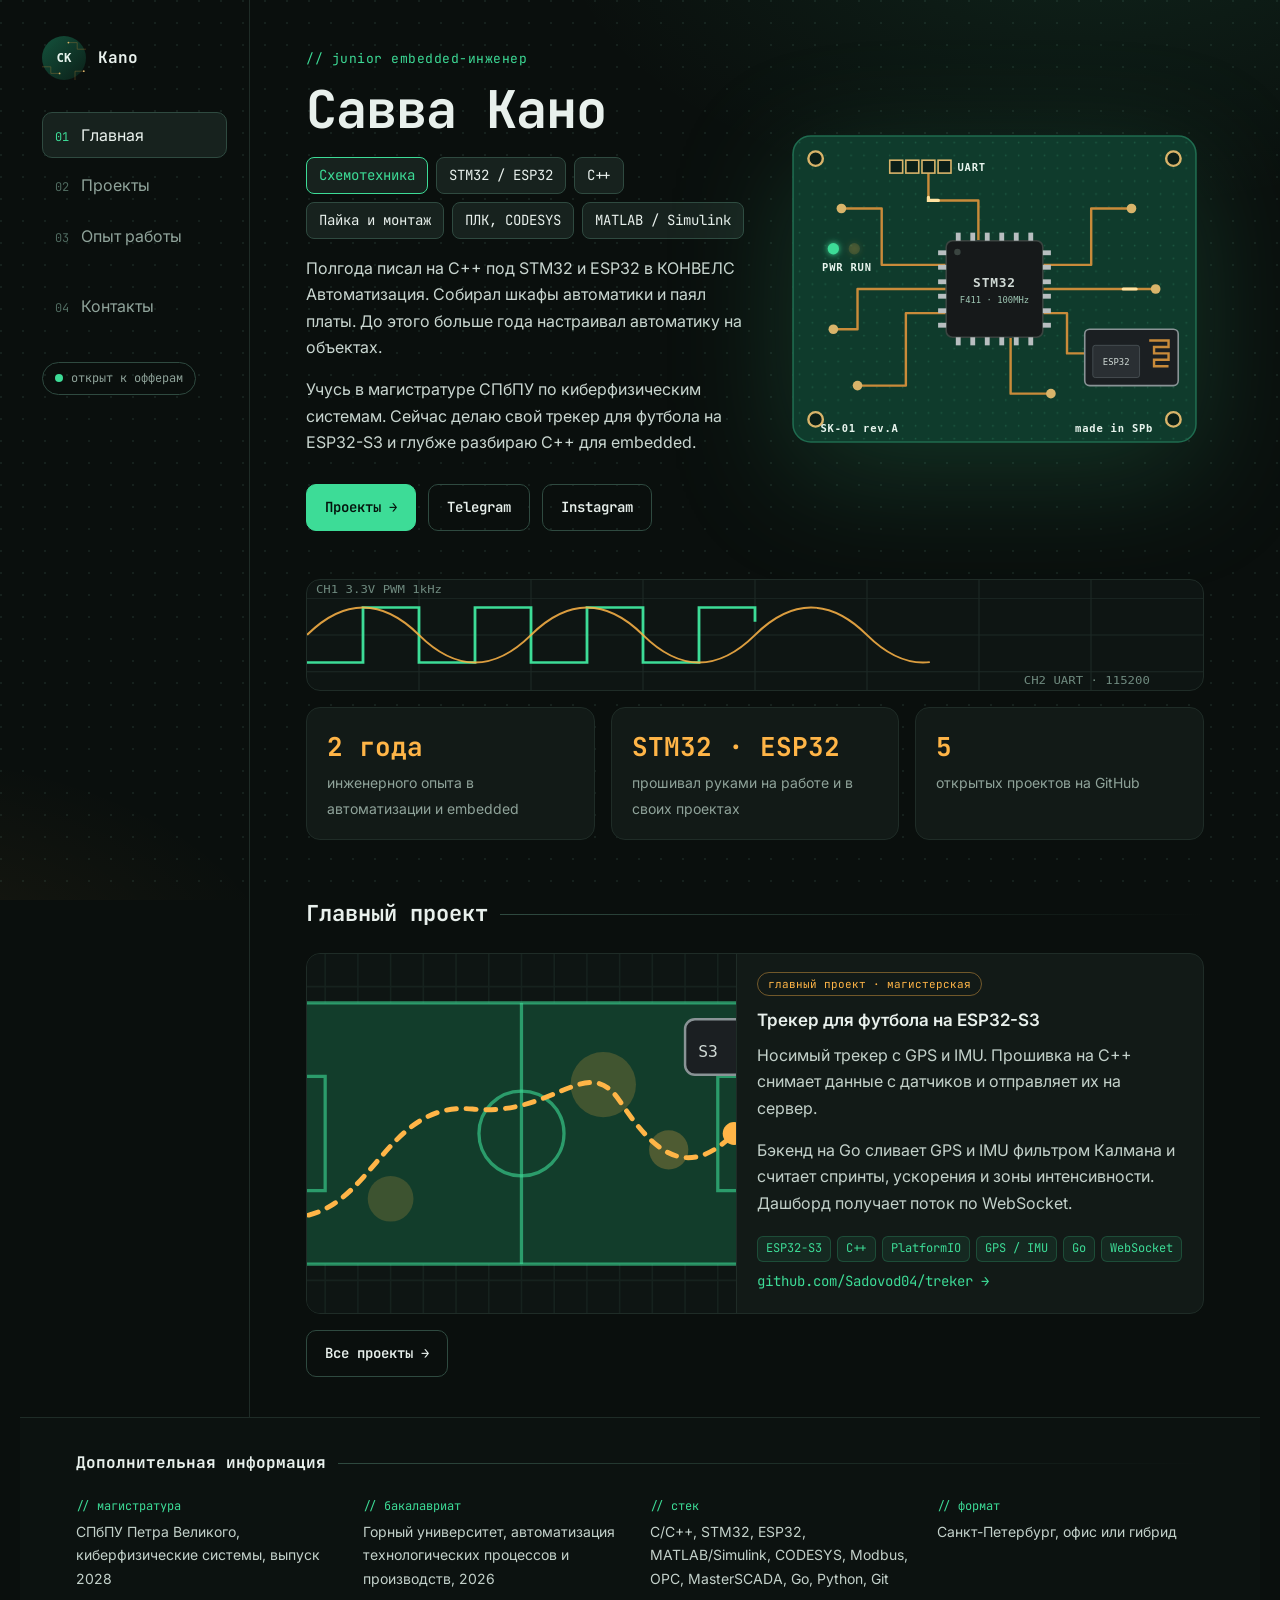
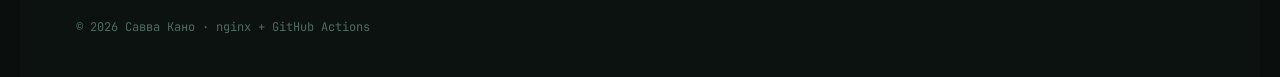
<file: public/index.html>
<!doctype html>
<html lang="ru">
<head>
  <meta charset="utf-8">
  <meta name="viewport" content="width=device-width, initial-scale=1">
  <title>Главная · Савва Кано</title>
  <meta name="description" content="Савва Кано, junior embedded-инженер из Санкт-Петербурга. C/C++, STM32, ESP32, автоматизация.">
  <meta name="theme-color" content="#0a0f0d">
  <link rel="icon" href="img/avatar.svg" type="image/svg+xml">
  <link rel="preconnect" href="https://fonts.googleapis.com">
  <link rel="preconnect" href="https://fonts.gstatic.com" crossorigin>
  <link rel="stylesheet" href="https://fonts.googleapis.com/css2?family=Inter:wght@400;500;600&family=JetBrains+Mono:wght@400;600;700&display=swap&subset=cyrillic">
  <link rel="stylesheet" href="css/style.css?v=5">
</head>
<body>
  <div class="layout">
    <aside class="sidebar">
      <div class="sidebar-inner">
        <a class="logo" href="index.html"><img src="img/avatar.svg" alt="" width="44" height="44"><span>Kano</span></a>
        <nav>
          <a href="index.html" aria-current="page"><span class="num">01</span>Главная</a>
          <a href="projects.html"><span class="num">02</span>Проекты</a>
          <a href="experience.html"><span class="num">03</span>Опыт работы</a>
          <a href="contacts.html" class="nav-gap"><span class="num">04</span>Контакты</a>
        </nav>
        <p class="status"><span class="dot"></span>открыт к офферам</p>
      </div>
    </aside>

    <main>
      <section class="hero">
        <div class="reveal">
          <p class="eyebrow">// junior embedded-инженер</p>
          <h1>Савва Кано</h1>
          <ul class="skills"><li>Схемотехника</li><li>STM32 / ESP32</li><li>C++</li><li>Пайка и монтаж</li><li>ПЛК, CODESYS</li><li>MATLAB / Simulink</li></ul>
          <p class="lead">Полгода писал на C++ под STM32 и ESP32 в КОНВЕЛС Автоматизация. Собирал шкафы автоматики и паял платы. До этого больше года настраивал автоматику на объектах.</p>
          <p class="lead">Учусь в магистратуре СПбПУ по киберфизическим системам. Сейчас делаю свой трекер для футбола на ESP32-S3 и глубже разбираю C++ для embedded.</p>
          <div class="actions">
            <a class="btn btn-primary" href="projects.html">Проекты →</a>
            <a class="btn" href="https://t.me/saaaadoooo">Telegram</a>
            <a class="btn" href="https://www.instagram.com/sav.sado">Instagram</a>
          </div>
        </div>
        <div class="hero-art reveal">
          <img src="img/hero-board.svg" alt="Иллюстрация печатной платы с микроконтроллером STM32 и модулем ESP32" width="520" height="400">
        </div>
      </section>

      <div class="scope reveal"><img src="img/scope.svg" alt="" aria-hidden="true"></div>

      <div class="stats">
        <div class="stat reveal"><b>2 года</b><span>инженерного опыта в автоматизации и embedded</span></div>
        <div class="stat reveal"><b>STM32 · ESP32</b><span>прошивал руками на работе и в своих проектах</span></div>
        <div class="stat reveal"><b>5</b><span>открытых проектов на GitHub</span></div>
      </div>

      <h2>Главный проект</h2>
      <div class="cards">
        <article class="card featured reveal">
          <img class="cover" src="img/cover-tracker.svg" alt="Схема футбольного поля с треком игрока" loading="lazy">
          <div class="card-body">
            <span class="badge">главный проект · магистерская</span>
            <h3>Трекер для футбола на ESP32-S3</h3>
            <p>Носимый трекер с GPS и IMU. Прошивка на C++ снимает данные с датчиков и отправляет их на сервер.</p>
            <p>Бэкенд на Go сливает GPS и IMU фильтром Калмана и считает спринты, ускорения и зоны интенсивности. Дашборд получает поток по WebSocket.</p>
            <ul class="tags"><li>ESP32-S3</li><li>C++</li><li>PlatformIO</li><li>GPS / IMU</li><li>Go</li><li>WebSocket</li></ul>
            <a class="link" href="https://github.com/Sadovod04/treker">github.com/Sadovod04/treker →</a>
          </div>
        </article>
      </div>
      <p><a class="btn" href="projects.html">Все проекты →</a></p>
    </main>

    <footer class="site-footer">
      <h2>Дополнительная информация</h2>
      <dl class="info">
        <div>
          <dt>// магистратура</dt>
          <dd>СПбПУ Петра Великого, киберфизические системы, выпуск 2028</dd>
        </div>
        <div>
          <dt>// бакалавриат</dt>
          <dd>Горный университет, автоматизация технологических процессов и производств, 2026</dd>
        </div>
        <div>
          <dt>// стек</dt>
          <dd>C/C++, STM32, ESP32, MATLAB/Simulink, CODESYS, Modbus, OPC, MasterSCADA, Go, Python, Git</dd>
        </div>
        <div>
          <dt>// формат</dt>
          <dd>Санкт-Петербург, офис или гибрид</dd>
        </div>
      </dl>
      <p class="copyright">© 2026 Савва Кано · nginx + GitHub Actions</p>
    </footer>
  </div>
</body>
</html>
</file>
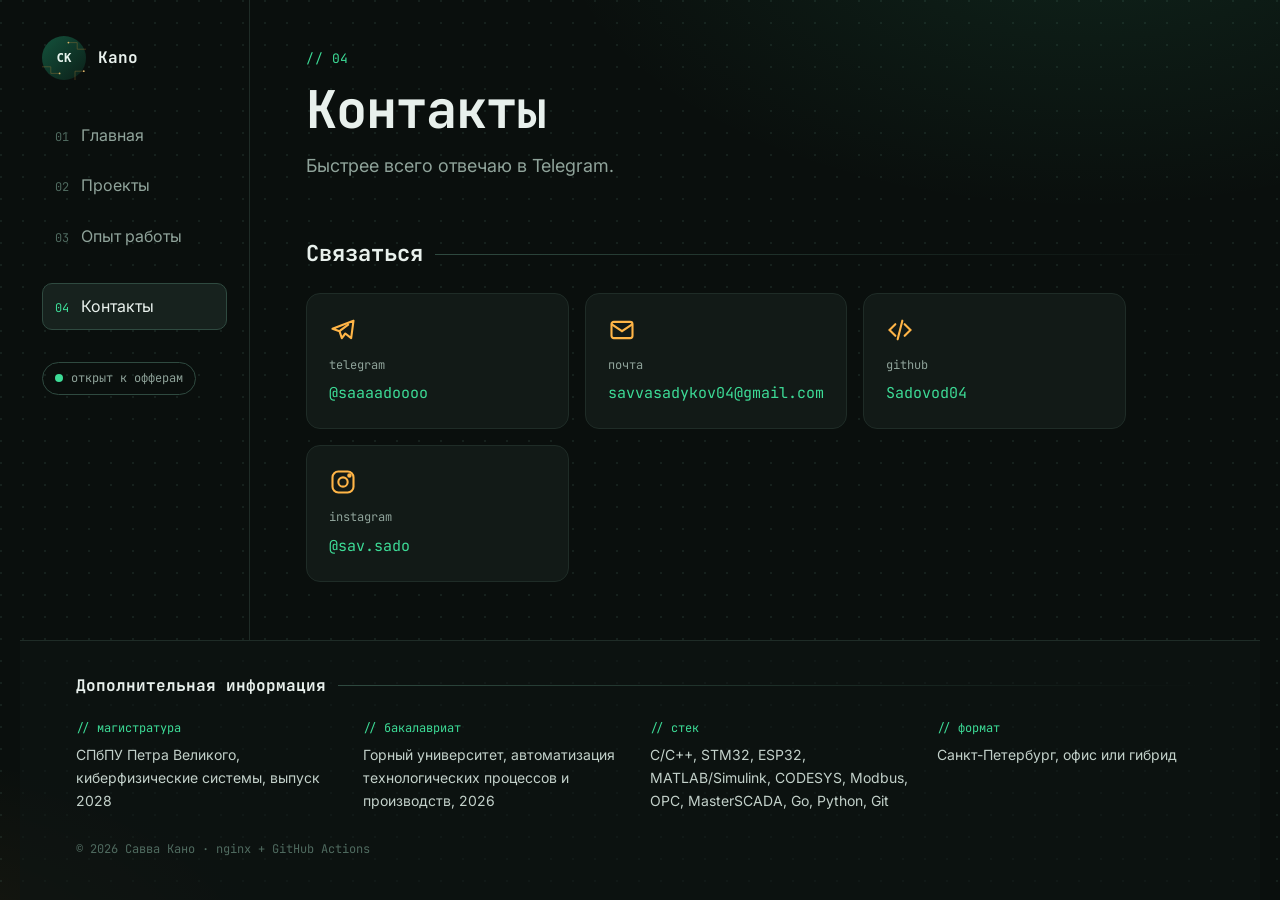
<file: public/contacts.html>
<!doctype html>
<html lang="ru">
<head>
  <meta charset="utf-8">
  <meta name="viewport" content="width=device-width, initial-scale=1">
  <title>Контакты · Савва Кано</title>
  <meta name="description" content="Савва Кано, junior embedded-инженер из Санкт-Петербурга. C/C++, STM32, ESP32, автоматизация.">
  <meta name="theme-color" content="#0a0f0d">
  <link rel="icon" href="img/avatar.svg" type="image/svg+xml">
  <link rel="preconnect" href="https://fonts.googleapis.com">
  <link rel="preconnect" href="https://fonts.gstatic.com" crossorigin>
  <link rel="stylesheet" href="https://fonts.googleapis.com/css2?family=Inter:wght@400;500;600&family=JetBrains+Mono:wght@400;600;700&display=swap&subset=cyrillic">
  <link rel="stylesheet" href="css/style.css?v=5">
</head>
<body>
  <div class="layout">
    <aside class="sidebar">
      <div class="sidebar-inner">
        <a class="logo" href="index.html"><img src="img/avatar.svg" alt="" width="44" height="44"><span>Kano</span></a>
        <nav>
          <a href="index.html"><span class="num">01</span>Главная</a>
          <a href="projects.html"><span class="num">02</span>Проекты</a>
          <a href="experience.html"><span class="num">03</span>Опыт работы</a>
          <a href="contacts.html" class="nav-gap" aria-current="page"><span class="num">04</span>Контакты</a>
        </nav>
        <p class="status"><span class="dot"></span>открыт к офферам</p>
      </div>
    </aside>

    <main>
      <p class="eyebrow">// 04</p>
      <h1>Контакты</h1>
      <p class="subtitle">Быстрее всего отвечаю в Telegram.</p>

      <h2>Связаться</h2>
      <div class="contacts">
        <a class="contact reveal" href="https://t.me/saaaadoooo"><svg viewBox="0 0 24 24" fill="none" stroke="currentColor" stroke-width="1.8" stroke-linejoin="round" aria-hidden="true"><path d="M21 4 3 11l6 2 2 6 3-4 5 4z"/><path d="m9 13 8-6"/></svg><span class="label">telegram</span><span class="value">@saaaadoooo</span></a>
        <a class="contact reveal" href="mailto:savvasadykov04@gmail.com"><svg viewBox="0 0 24 24" fill="none" stroke="currentColor" stroke-width="1.8" aria-hidden="true"><rect x="3" y="5" width="18" height="14" rx="2"/><path d="m3 7 9 6 9-6"/></svg><span class="label">почта</span><span class="value">savvasadykov04@gmail.com</span></a>
        <a class="contact reveal" href="https://github.com/Sadovod04"><svg viewBox="0 0 24 24" fill="none" stroke="currentColor" stroke-width="1.8" stroke-linecap="round" aria-hidden="true"><path d="m8 7-5 5 5 5"/><path d="m16 7 5 5-5 5"/><path d="m14 4-4 16"/></svg><span class="label">github</span><span class="value">Sadovod04</span></a>
        <a class="contact reveal" href="https://www.instagram.com/sav.sado"><svg viewBox="0 0 24 24" fill="none" stroke="currentColor" stroke-width="1.8" aria-hidden="true"><rect x="3" y="3" width="18" height="18" rx="5"/><circle cx="12" cy="12" r="4"/><circle cx="17.5" cy="6.5" r="1" fill="currentColor"/></svg><span class="label">instagram</span><span class="value">@sav.sado</span></a>
      </div>
    </main>

    <footer class="site-footer">
      <h2>Дополнительная информация</h2>
      <dl class="info">
        <div>
          <dt>// магистратура</dt>
          <dd>СПбПУ Петра Великого, киберфизические системы, выпуск 2028</dd>
        </div>
        <div>
          <dt>// бакалавриат</dt>
          <dd>Горный университет, автоматизация технологических процессов и производств, 2026</dd>
        </div>
        <div>
          <dt>// стек</dt>
          <dd>C/C++, STM32, ESP32, MATLAB/Simulink, CODESYS, Modbus, OPC, MasterSCADA, Go, Python, Git</dd>
        </div>
        <div>
          <dt>// формат</dt>
          <dd>Санкт-Петербург, офис или гибрид</dd>
        </div>
      </dl>
      <p class="copyright">© 2026 Савва Кано · nginx + GitHub Actions</p>
    </footer>
  </div>
</body>
</html>
</file>
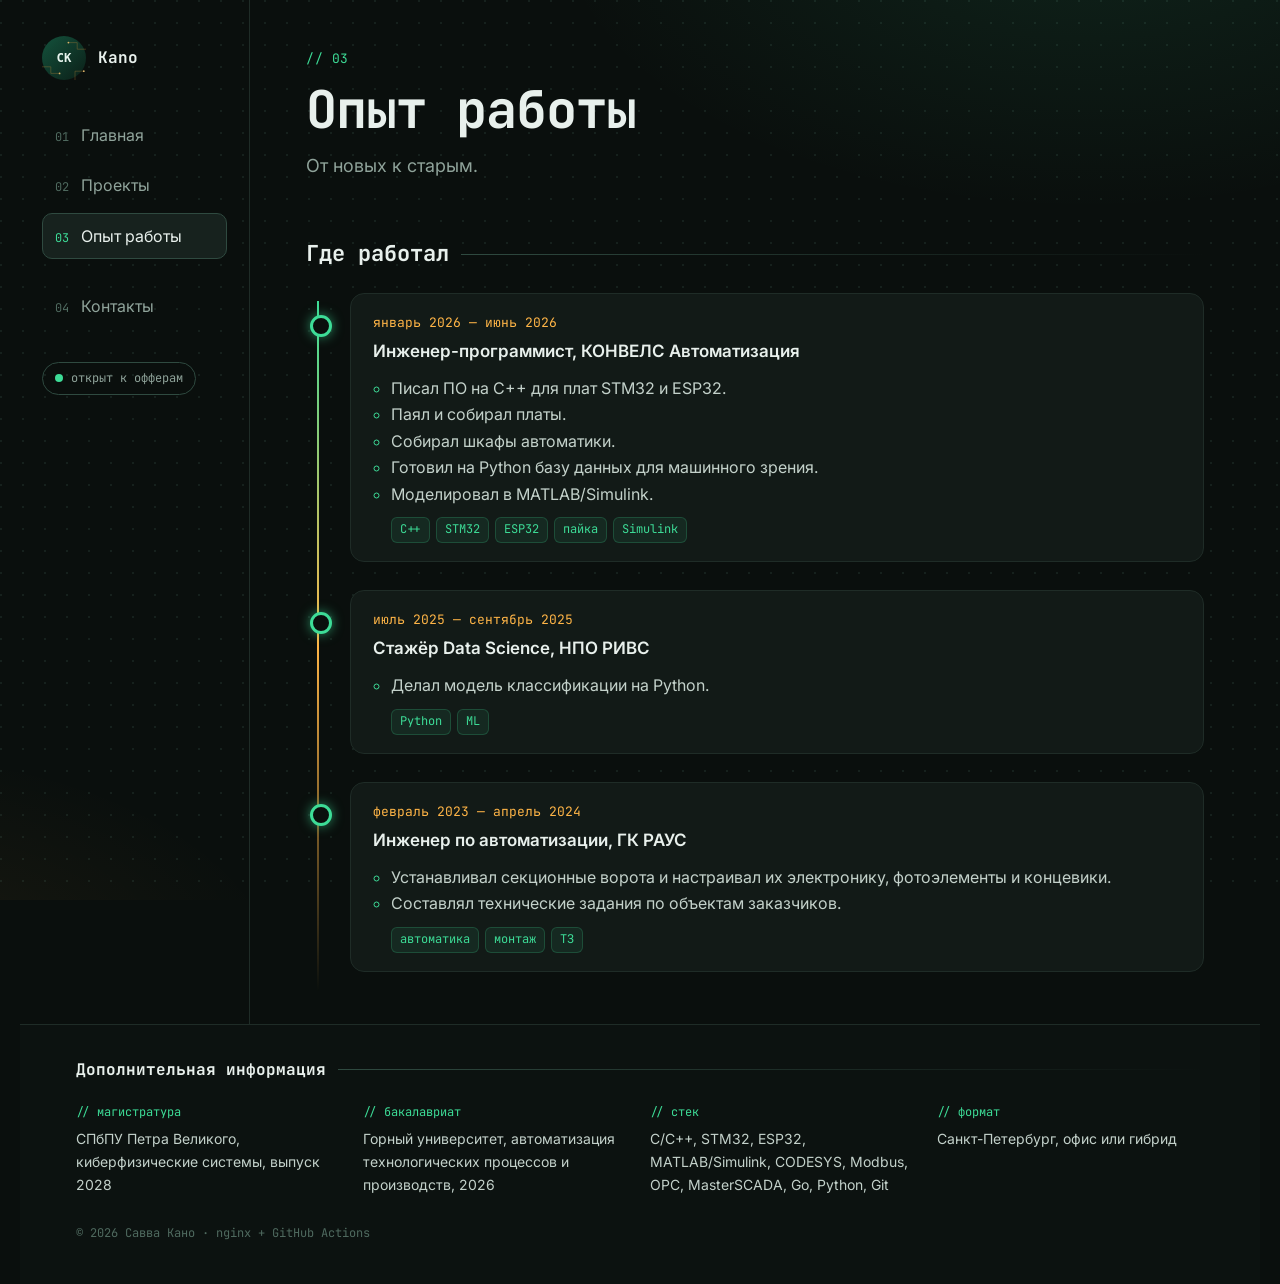
<file: public/experience.html>
<!doctype html>
<html lang="ru">
<head>
  <meta charset="utf-8">
  <meta name="viewport" content="width=device-width, initial-scale=1">
  <title>Опыт работы · Савва Кано</title>
  <meta name="description" content="Савва Кано, junior embedded-инженер из Санкт-Петербурга. C/C++, STM32, ESP32, автоматизация.">
  <meta name="theme-color" content="#0a0f0d">
  <link rel="icon" href="img/avatar.svg" type="image/svg+xml">
  <link rel="preconnect" href="https://fonts.googleapis.com">
  <link rel="preconnect" href="https://fonts.gstatic.com" crossorigin>
  <link rel="stylesheet" href="https://fonts.googleapis.com/css2?family=Inter:wght@400;500;600&family=JetBrains+Mono:wght@400;600;700&display=swap&subset=cyrillic">
  <link rel="stylesheet" href="css/style.css?v=5">
</head>
<body>
  <div class="layout">
    <aside class="sidebar">
      <div class="sidebar-inner">
        <a class="logo" href="index.html"><img src="img/avatar.svg" alt="" width="44" height="44"><span>Kano</span></a>
        <nav>
          <a href="index.html"><span class="num">01</span>Главная</a>
          <a href="projects.html"><span class="num">02</span>Проекты</a>
          <a href="experience.html" aria-current="page"><span class="num">03</span>Опыт работы</a>
          <a href="contacts.html" class="nav-gap"><span class="num">04</span>Контакты</a>
        </nav>
        <p class="status"><span class="dot"></span>открыт к офферам</p>
      </div>
    </aside>

    <main>
      <p class="eyebrow">// 03</p>
      <h1>Опыт работы</h1>
      <p class="subtitle">От новых к старым.</p>

      <h2>Где работал</h2>
      <ol class="timeline">
        <li class="reveal">
          <div class="job">
            <p class="period">январь 2026 — июнь 2026</p>
            <h3>Инженер-программист, КОНВЕЛС Автоматизация</h3>
            <ul>
              <li>Писал ПО на C++ для плат STM32 и ESP32.</li>
              <li>Паял и собирал платы.</li>
              <li>Собирал шкафы автоматики.</li>
              <li>Готовил на Python базу данных для машинного зрения.</li>
              <li>Моделировал в MATLAB/Simulink.</li>
            </ul>
            <ul class="tags"><li>C++</li><li>STM32</li><li>ESP32</li><li>пайка</li><li>Simulink</li></ul>
          </div>
        </li>
        <li class="reveal">
          <div class="job">
            <p class="period">июль 2025 — сентябрь 2025</p>
            <h3>Стажёр Data Science, НПО РИВС</h3>
            <ul>
              <li>Делал модель классификации на Python.</li>
            </ul>
            <ul class="tags"><li>Python</li><li>ML</li></ul>
          </div>
        </li>
        <li class="reveal">
          <div class="job">
            <p class="period">февраль 2023 — апрель 2024</p>
            <h3>Инженер по автоматизации, ГК РАУС</h3>
            <ul>
              <li>Устанавливал секционные ворота и настраивал их электронику, фотоэлементы и концевики.</li>
              <li>Составлял технические задания по объектам заказчиков.</li>
            </ul>
            <ul class="tags"><li>автоматика</li><li>монтаж</li><li>ТЗ</li></ul>
          </div>
        </li>
      </ol>
    </main>

    <footer class="site-footer">
      <h2>Дополнительная информация</h2>
      <dl class="info">
        <div>
          <dt>// магистратура</dt>
          <dd>СПбПУ Петра Великого, киберфизические системы, выпуск 2028</dd>
        </div>
        <div>
          <dt>// бакалавриат</dt>
          <dd>Горный университет, автоматизация технологических процессов и производств, 2026</dd>
        </div>
        <div>
          <dt>// стек</dt>
          <dd>C/C++, STM32, ESP32, MATLAB/Simulink, CODESYS, Modbus, OPC, MasterSCADA, Go, Python, Git</dd>
        </div>
        <div>
          <dt>// формат</dt>
          <dd>Санкт-Петербург, офис или гибрид</dd>
        </div>
      </dl>
      <p class="copyright">© 2026 Савва Кано · nginx + GitHub Actions</p>
    </footer>
  </div>
</body>
</html>
</file>
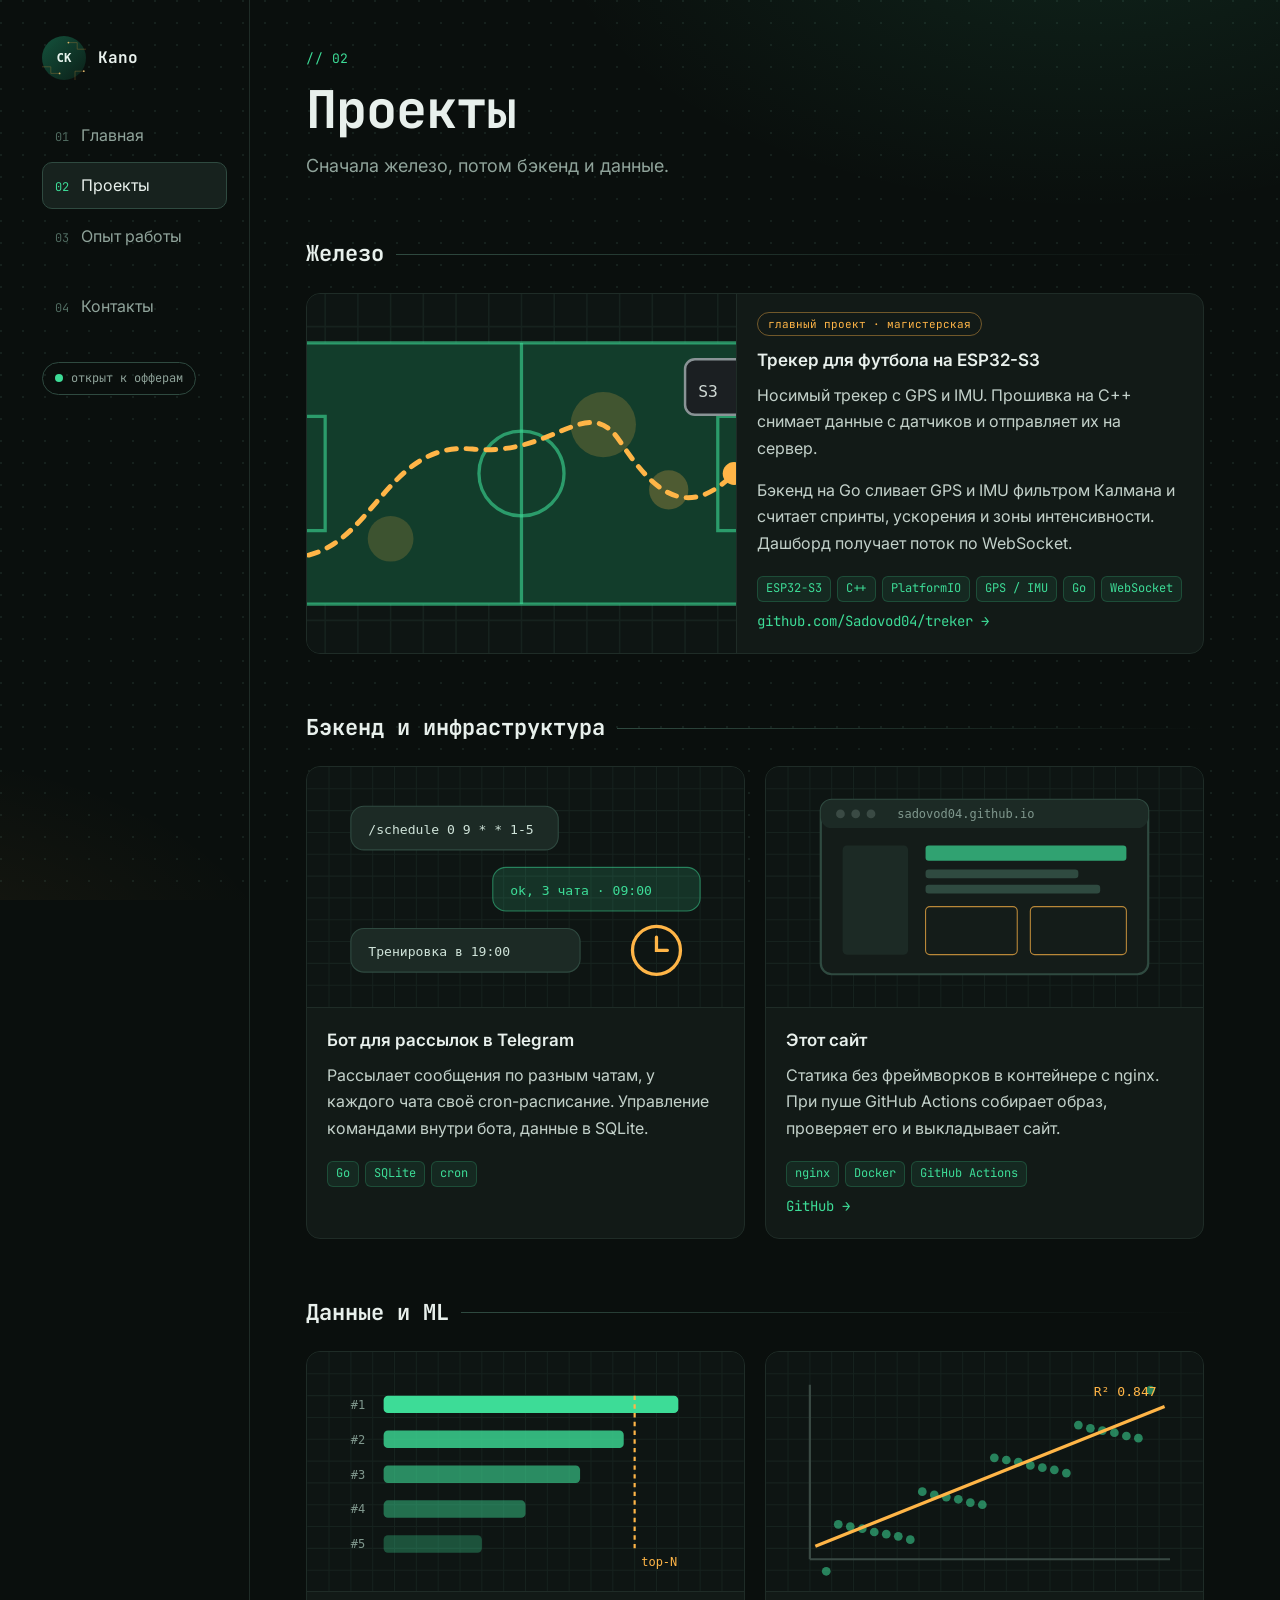
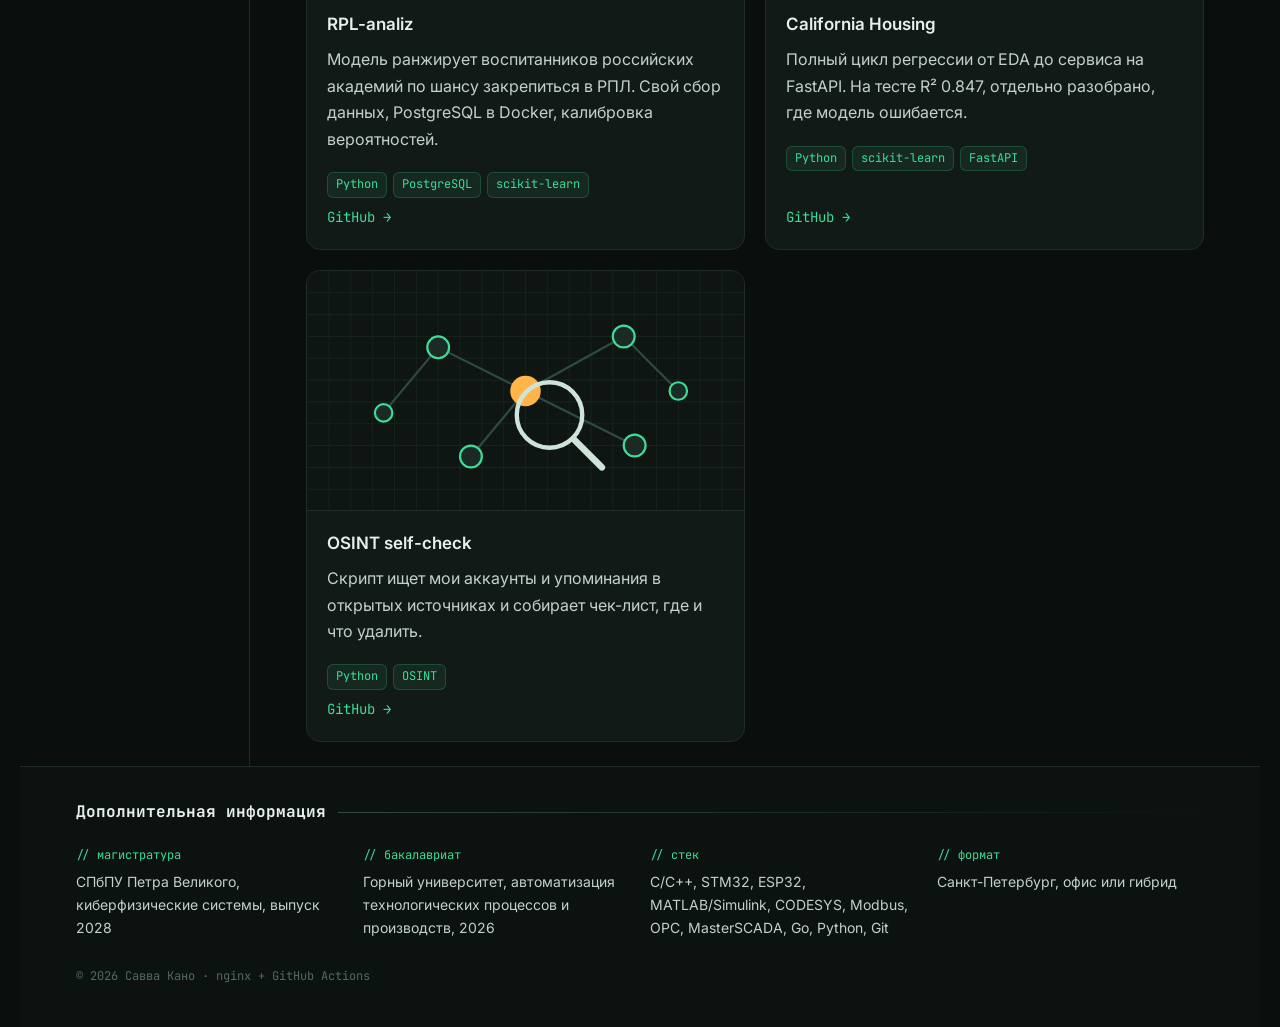
<file: public/projects.html>
<!doctype html>
<html lang="ru">
<head>
  <meta charset="utf-8">
  <meta name="viewport" content="width=device-width, initial-scale=1">
  <title>Проекты · Савва Кано</title>
  <meta name="description" content="Савва Кано, junior embedded-инженер из Санкт-Петербурга. C/C++, STM32, ESP32, автоматизация.">
  <meta name="theme-color" content="#0a0f0d">
  <link rel="icon" href="img/avatar.svg" type="image/svg+xml">
  <link rel="preconnect" href="https://fonts.googleapis.com">
  <link rel="preconnect" href="https://fonts.gstatic.com" crossorigin>
  <link rel="stylesheet" href="https://fonts.googleapis.com/css2?family=Inter:wght@400;500;600&family=JetBrains+Mono:wght@400;600;700&display=swap&subset=cyrillic">
  <link rel="stylesheet" href="css/style.css?v=5">
</head>
<body>
  <div class="layout">
    <aside class="sidebar">
      <div class="sidebar-inner">
        <a class="logo" href="index.html"><img src="img/avatar.svg" alt="" width="44" height="44"><span>Kano</span></a>
        <nav>
          <a href="index.html"><span class="num">01</span>Главная</a>
          <a href="projects.html" aria-current="page"><span class="num">02</span>Проекты</a>
          <a href="experience.html"><span class="num">03</span>Опыт работы</a>
          <a href="contacts.html" class="nav-gap"><span class="num">04</span>Контакты</a>
        </nav>
        <p class="status"><span class="dot"></span>открыт к офферам</p>
      </div>
    </aside>

    <main>
      <p class="eyebrow">// 02</p>
      <h1>Проекты</h1>
      <p class="subtitle">Сначала железо, потом бэкенд и данные.</p>

      <h2>Железо</h2>
      <div class="cards">
        <article class="card featured reveal">
          <img class="cover" src="img/cover-tracker.svg" alt="Схема футбольного поля с треком игрока" loading="lazy">
          <div class="card-body">
            <span class="badge">главный проект · магистерская</span>
            <h3>Трекер для футбола на ESP32-S3</h3>
            <p>Носимый трекер с GPS и IMU. Прошивка на C++ снимает данные с датчиков и отправляет их на сервер.</p>
            <p>Бэкенд на Go сливает GPS и IMU фильтром Калмана и считает спринты, ускорения и зоны интенсивности. Дашборд получает поток по WebSocket.</p>
            <ul class="tags"><li>ESP32-S3</li><li>C++</li><li>PlatformIO</li><li>GPS / IMU</li><li>Go</li><li>WebSocket</li></ul>
            <a class="link" href="https://github.com/Sadovod04/treker">github.com/Sadovod04/treker →</a>
          </div>
        </article>
      </div>

      <h2>Бэкенд и инфраструктура</h2>
      <div class="cards">
        <article class="card reveal">
          <img class="cover" src="img/cover-bot.svg" alt="Сообщения бота по расписанию" loading="lazy">
          <div class="card-body">
            <h3>Бот для рассылок в Telegram</h3>
            <p>Рассылает сообщения по разным чатам, у каждого чата своё cron-расписание. Управление командами внутри бота, данные в SQLite.</p>
            <ul class="tags"><li>Go</li><li>SQLite</li><li>cron</li></ul>
          </div>
        </article>
        <article class="card reveal">
          <img class="cover" src="img/cover-site.svg" alt="Окно браузера с сайтом" loading="lazy">
          <div class="card-body">
            <h3>Этот сайт</h3>
            <p>Статика без фреймворков в контейнере с nginx. При пуше GitHub Actions собирает образ, проверяет его и выкладывает сайт.</p>
            <ul class="tags"><li>nginx</li><li>Docker</li><li>GitHub Actions</li></ul>
            <a class="link" href="https://github.com/Sadovod04/Sadovod04.github.io">GitHub →</a>
          </div>
        </article>
      </div>

      <h2>Данные и ML</h2>
      <div class="cards">
        <article class="card reveal">
          <img class="cover" src="img/cover-rpl.svg" alt="Рейтинг кандидатов" loading="lazy">
          <div class="card-body">
            <h3>RPL-analiz</h3>
            <p>Модель ранжирует воспитанников российских академий по шансу закрепиться в РПЛ. Свой сбор данных, PostgreSQL в Docker, калибровка вероятностей.</p>
            <ul class="tags"><li>Python</li><li>PostgreSQL</li><li>scikit-learn</li></ul>
            <a class="link" href="https://github.com/Sadovod04/RPL-analiz">GitHub →</a>
          </div>
        </article>
        <article class="card reveal">
          <img class="cover" src="img/cover-housing.svg" alt="Точки и линия регрессии" loading="lazy">
          <div class="card-body">
            <h3>California Housing</h3>
            <p>Полный цикл регрессии от EDA до сервиса на FastAPI. На тесте R² 0.847, отдельно разобрано, где модель ошибается.</p>
            <ul class="tags"><li>Python</li><li>scikit-learn</li><li>FastAPI</li></ul>
            <a class="link" href="https://github.com/Sadovod04/california-housing-regression">GitHub →</a>
          </div>
        </article>
        <article class="card reveal">
          <img class="cover" src="img/cover-osint.svg" alt="Граф связей под лупой" loading="lazy">
          <div class="card-body">
            <h3>OSINT self-check</h3>
            <p>Скрипт ищет мои аккаунты и упоминания в открытых источниках и собирает чек-лист, где и что удалить.</p>
            <ul class="tags"><li>Python</li><li>OSINT</li></ul>
            <a class="link" href="https://github.com/Sadovod04/osint">GitHub →</a>
          </div>
        </article>
      </div>
    </main>

    <footer class="site-footer">
      <h2>Дополнительная информация</h2>
      <dl class="info">
        <div>
          <dt>// магистратура</dt>
          <dd>СПбПУ Петра Великого, киберфизические системы, выпуск 2028</dd>
        </div>
        <div>
          <dt>// бакалавриат</dt>
          <dd>Горный университет, автоматизация технологических процессов и производств, 2026</dd>
        </div>
        <div>
          <dt>// стек</dt>
          <dd>C/C++, STM32, ESP32, MATLAB/Simulink, CODESYS, Modbus, OPC, MasterSCADA, Go, Python, Git</dd>
        </div>
        <div>
          <dt>// формат</dt>
          <dd>Санкт-Петербург, офис или гибрид</dd>
        </div>
      </dl>
      <p class="copyright">© 2026 Савва Кано · nginx + GitHub Actions</p>
    </footer>
  </div>
</body>
</html>
</file>
<file: public/css/style.css>
:root {
  --bg: #0a0f0d;
  --bg-2: #0e1513;
  --surface: #121a17;
  --surface-2: #17221e;
  --border: #1f2c27;
  --border-strong: #2f4a40;
  --text: #e8f0ec;
  --muted: #8fa39a;
  --led: #3ddc97;
  --copper: #ffb547;
  --radius: 14px;
  --sidebar: 230px;
  --mono: "JetBrains Mono", ui-monospace, "SFMono-Regular", Menlo, monospace;
  --sans: "Inter", system-ui, -apple-system, "Segoe UI", sans-serif;
}

* {
  box-sizing: border-box;
}

html {
  color-scheme: dark;
  scroll-behavior: smooth;
}

body {
  margin: 0;
  background:
    radial-gradient(900px 500px at 85% -10%, rgba(61, 220, 151, 0.10), transparent 60%),
    radial-gradient(700px 400px at -10% 110%, rgba(255, 181, 71, 0.07), transparent 60%),
    radial-gradient(circle at 1px 1px, #16211d 1px, transparent 0) 0 0 / 22px 22px,
    var(--bg);
  background-attachment: fixed;
  color: var(--text);
  font-family: var(--sans);
  font-size: 16px;
  line-height: 1.65;
}

::selection {
  background: var(--led);
  color: #04130c;
}

a {
  color: var(--led);
  text-decoration: none;
}

a:hover {
  text-decoration: underline;
  text-underline-offset: 3px;
}

img {
  display: block;
  max-width: 100%;
}

.layout {
  display: grid;
  grid-template-columns: var(--sidebar) minmax(0, 1fr);
  grid-template-rows: 1fr auto;
  min-height: 100vh;
  max-width: 1240px;
  margin: 0 auto;
}

.sidebar {
  border-right: 1px solid var(--border);
  padding: 36px 22px;
}

.sidebar-inner {
  position: sticky;
  top: 36px;
}

.logo {
  display: flex;
  align-items: center;
  gap: 12px;
  margin-bottom: 32px;
  color: var(--text);
  font-family: var(--mono);
  font-weight: 700;
}

.logo:hover {
  text-decoration: none;
}

.logo img {
  width: 44px;
  height: 44px;
}

.logo .cursor {
  color: var(--led);
  animation: blink 1.1s steps(1) infinite;
}

.sidebar nav {
  display: flex;
  flex-direction: column;
  gap: 4px;
}

.sidebar nav a {
  display: flex;
  gap: 12px;
  align-items: baseline;
  color: var(--muted);
  padding: 9px 12px;
  border-radius: 10px;
  border: 1px solid transparent;
  transition: color 0.15s, background 0.15s, border-color 0.15s;
}

.sidebar nav a .num {
  font-family: var(--mono);
  font-size: 12px;
  color: #4f6a5f;
}

.sidebar nav a:hover {
  color: var(--text);
  background: var(--surface);
  text-decoration: none;
}

.sidebar nav a[aria-current="page"] {
  color: var(--text);
  background: var(--surface-2);
  border-color: var(--border-strong);
}

.sidebar nav a[aria-current="page"] .num {
  color: var(--led);
}

.sidebar .nav-gap {
  margin-top: 20px;
}

.status {
  display: inline-flex;
  align-items: center;
  gap: 8px;
  margin-top: 32px;
  padding: 6px 12px;
  border: 1px solid var(--border-strong);
  border-radius: 999px;
  font-family: var(--mono);
  font-size: 12px;
  color: var(--muted);
}

.dot {
  width: 8px;
  height: 8px;
  border-radius: 50%;
  background: var(--led);
  box-shadow: 0 0 0 0 rgba(61, 220, 151, 0.6);
  animation: pulse 2s infinite;
}

main {
  padding: 48px 56px 24px;
}

.eyebrow {
  font-family: var(--mono);
  font-size: 13px;
  color: var(--led);
  letter-spacing: 0.04em;
  margin: 0 0 12px;
}

h1 {
  font-family: var(--mono);
  font-size: clamp(34px, 5vw, 52px);
  line-height: 1.1;
  font-weight: 700;
  letter-spacing: -0.02em;
  margin: 0;
}

h1 .accent {
  color: var(--led);
}

h2 {
  font-family: var(--mono);
  font-size: 22px;
  font-weight: 700;
  margin: 56px 0 20px;
  display: flex;
  align-items: center;
  gap: 12px;
}

h2::after {
  content: "";
  flex: 1;
  height: 1px;
  background: linear-gradient(90deg, var(--border-strong), transparent);
}

h3 {
  font-size: 17px;
  font-weight: 600;
  margin: 0;
}

.subtitle {
  color: var(--muted);
  font-size: 18px;
  margin: 12px 0 0;
}

.lead {
  max-width: 620px;
  color: #c9d6d0;
}

.hero {
  display: grid;
  grid-template-columns: minmax(0, 1.05fr) minmax(0, 1fr);
  gap: 40px;
  align-items: center;
}

.hero-art {
  position: relative;
}

.hero-art img {
  width: 100%;
  filter: drop-shadow(0 30px 60px rgba(61, 220, 151, 0.18));
  animation: float 7s ease-in-out infinite;
}

.actions {
  display: flex;
  flex-wrap: nowrap;
  gap: 12px;
  margin-top: 28px;
}

.btn {
  display: inline-flex;
  align-items: center;
  gap: 8px;
  padding: 11px 18px;
  border-radius: 10px;
  font-family: var(--mono);
  font-size: 14px;
  font-weight: 600;
  border: 1px solid var(--border-strong);
  color: var(--text);
  transition: transform 0.15s, background 0.15s, border-color 0.15s;
}

.btn:hover {
  text-decoration: none;
  transform: translateY(-2px);
  border-color: var(--led);
}

.btn-primary {
  background: var(--led);
  border-color: var(--led);
  color: #04130c;
}

.btn-primary:hover {
  background: #5ef0ae;
}

.scope {
  margin: 48px 0 0;
  border: 1px solid var(--border);
  border-radius: var(--radius);
  background: var(--bg-2);
  overflow: hidden;
}

.scope img {
  width: 100%;
  height: 110px;
}

.stats {
  display: grid;
  grid-template-columns: repeat(3, minmax(0, 1fr));
  gap: 16px;
  margin-top: 16px;
}

.stat {
  background: var(--surface);
  border: 1px solid var(--border);
  border-radius: var(--radius);
  padding: 18px 20px;
}

.stat b {
  display: block;
  font-family: var(--mono);
  font-size: 26px;
  color: var(--copper);
}

.stat span {
  color: var(--muted);
  font-size: 14px;
}

.cards {
  display: grid;
  grid-template-columns: repeat(auto-fill, minmax(290px, 1fr));
  gap: 20px;
}

.card {
  display: flex;
  flex-direction: column;
  background: var(--surface);
  border: 1px solid var(--border);
  border-radius: var(--radius);
  overflow: hidden;
  transition: transform 0.2s, border-color 0.2s, box-shadow 0.2s;
}

.card:hover {
  transform: translateY(-4px);
  border-color: var(--border-strong);
  box-shadow: 0 18px 40px rgba(0, 0, 0, 0.35), 0 0 0 1px rgba(61, 220, 151, 0.08);
}

.card .cover {
  aspect-ratio: 400 / 220;
  width: 100%;
  object-fit: cover;
  border-bottom: 1px solid var(--border);
}

.card-body {
  display: flex;
  flex-direction: column;
  flex: 1;
  padding: 18px 20px 20px;
}

.card-body p {
  margin: 8px 0;
  color: #c3d1ca;
}

.card-body .link {
  margin-top: auto;
  padding-top: 8px;
  font-family: var(--mono);
  font-size: 14px;
}

.card.featured {
  grid-column: 1 / -1;
  flex-direction: row;
}

.card.featured .cover {
  width: 48%;
  aspect-ratio: auto;
  border-bottom: none;
  border-right: 1px solid var(--border);
}

.badge {
  align-self: flex-start;
  font-family: var(--mono);
  font-size: 11px;
  color: var(--copper);
  border: 1px solid rgba(255, 181, 71, 0.4);
  border-radius: 999px;
  padding: 2px 10px;
  margin-bottom: 10px;
}

.tags {
  display: flex;
  flex-wrap: wrap;
  gap: 6px;
  margin: 12px 0 0;
  padding: 0;
  list-style: none;
}

.tags li {
  font-family: var(--mono);
  font-size: 12px;
  color: var(--led);
  background: rgba(61, 220, 151, 0.08);
  border: 1px solid rgba(61, 220, 151, 0.2);
  border-radius: 6px;
  padding: 2px 8px;
}

.timeline {
  list-style: none;
  margin: 0;
  padding: 0;
  position: relative;
}

.timeline::before {
  content: "";
  position: absolute;
  left: 11px;
  top: 8px;
  bottom: 8px;
  width: 2px;
  background: linear-gradient(var(--led), var(--copper), transparent);
}

.timeline > li {
  position: relative;
  padding: 0 0 28px 44px;
}

.timeline > li::before {
  content: "";
  position: absolute;
  left: 4px;
  top: 22px;
  width: 16px;
  height: 16px;
  border-radius: 50%;
  background: var(--bg);
  border: 3px solid var(--led);
  box-shadow: 0 0 12px rgba(61, 220, 151, 0.6);
}

.job {
  background: var(--surface);
  border: 1px solid var(--border);
  border-radius: var(--radius);
  padding: 18px 22px;
}

.job .period {
  font-family: var(--mono);
  font-size: 13px;
  color: var(--copper);
  margin: 0 0 4px;
}

.job ul {
  margin: 10px 0 0;
  padding-left: 18px;
  color: #c3d1ca;
}

.job li::marker {
  color: var(--led);
}

.contacts {
  display: grid;
  grid-template-columns: repeat(auto-fit, minmax(220px, 1fr));
  gap: 16px;
  max-width: 820px;
}

.contact {
  display: flex;
  flex-direction: column;
  gap: 6px;
  background: var(--surface);
  border: 1px solid var(--border);
  border-radius: var(--radius);
  padding: 22px;
  color: var(--text);
  transition: transform 0.2s, border-color 0.2s;
}

.contact:hover {
  text-decoration: none;
  transform: translateY(-3px);
  border-color: var(--led);
}

.contact .label {
  font-family: var(--mono);
  font-size: 12px;
  color: var(--muted);
}

.contact .value {
  font-family: var(--mono);
  font-size: 15px;
  color: var(--led);
  word-break: break-all;
}

.contact svg {
  width: 28px;
  height: 28px;
  color: var(--copper);
  margin-bottom: 6px;
}

.site-footer {
  grid-column: 1 / -1;
  border-top: 1px solid var(--border);
  padding: 32px 56px 40px;
  background: rgba(14, 21, 19, 0.6);
}

.site-footer h2 {
  margin: 0 0 20px;
  font-size: 16px;
}

.info {
  display: grid;
  grid-template-columns: repeat(auto-fit, minmax(220px, 1fr));
  gap: 20px;
  margin: 0;
}

.info dt {
  font-family: var(--mono);
  font-size: 12px;
  color: var(--led);
}

.info dd {
  margin: 4px 0 0;
  font-size: 14px;
  color: #c3d1ca;
}

.copyright {
  margin: 28px 0 0;
  font-family: var(--mono);
  font-size: 12px;
  color: #4f6a5f;
}

.reveal {
  animation: rise 0.6s ease-out both;
}

.reveal:nth-child(2) { animation-delay: 0.08s; }
.reveal:nth-child(3) { animation-delay: 0.16s; }
.reveal:nth-child(4) { animation-delay: 0.24s; }
.reveal:nth-child(5) { animation-delay: 0.32s; }
.reveal:nth-child(6) { animation-delay: 0.40s; }

@keyframes blink {
  50% { opacity: 0; }
}

@keyframes pulse {
  0% { box-shadow: 0 0 0 0 rgba(61, 220, 151, 0.6); }
  70% { box-shadow: 0 0 0 10px rgba(61, 220, 151, 0); }
  100% { box-shadow: 0 0 0 0 rgba(61, 220, 151, 0); }
}

@keyframes float {
  0%, 100% { transform: translateY(0); }
  50% { transform: translateY(-10px); }
}

@keyframes rise {
  from { opacity: 0; transform: translateY(14px); }
  to { opacity: 1; transform: none; }
}

@media (prefers-reduced-motion: reduce) {
  *, *::before, *::after {
    animation: none !important;
    transition: none !important;
  }
}

@media (max-width: 980px) {
  .hero {
    grid-template-columns: 1fr;
  }

  .hero-art {
    max-width: 460px;
  }

  .card.featured {
    flex-direction: column;
  }

  .card.featured .cover {
    width: 100%;
    aspect-ratio: 400 / 220;
    border-right: none;
    border-bottom: 1px solid var(--border);
  }
}

@media (max-width: 760px) {
  .layout {
    grid-template-columns: 1fr;
    grid-template-rows: auto 1fr auto;
  }

  .sidebar {
    border-right: none;
    border-bottom: 1px solid var(--border);
    padding: 14px 16px;
    position: sticky;
    top: 0;
    z-index: 10;
    background: rgba(10, 15, 13, 0.92);
    backdrop-filter: blur(8px);
  }

  .sidebar-inner {
    position: static;
  }

  .logo {
    margin-bottom: 10px;
  }

  .logo img {
    width: 32px;
    height: 32px;
  }

  .sidebar nav {
    flex-direction: row;
    flex-wrap: wrap;
    gap: 2px;
  }

  .sidebar nav a {
    padding: 6px 10px;
  }

  .sidebar nav a .num,
  .status {
    display: none;
  }

  .sidebar .nav-gap {
    margin-top: 0;
  }

  main {
    padding: 28px 16px 16px;
  }

  .stats {
    grid-template-columns: 1fr;
  }

  .actions {
    gap: 8px;
  }

  .actions .btn {
    padding: 10px 12px;
    font-size: 13px;
  }

  .site-footer {
    padding: 24px 16px 32px;
  }
}

.skills {
  display: flex;
  flex-wrap: wrap;
  gap: 8px;
  margin: 18px 0 4px;
  padding: 0;
  list-style: none;
}

.skills li {
  font-family: var(--mono);
  font-size: 14px;
  color: var(--text);
  background: var(--surface-2);
  border: 1px solid var(--border-strong);
  border-radius: 8px;
  padding: 6px 12px;
}

.skills li:first-child {
  border-color: var(--led);
  color: var(--led);
}
</file>
